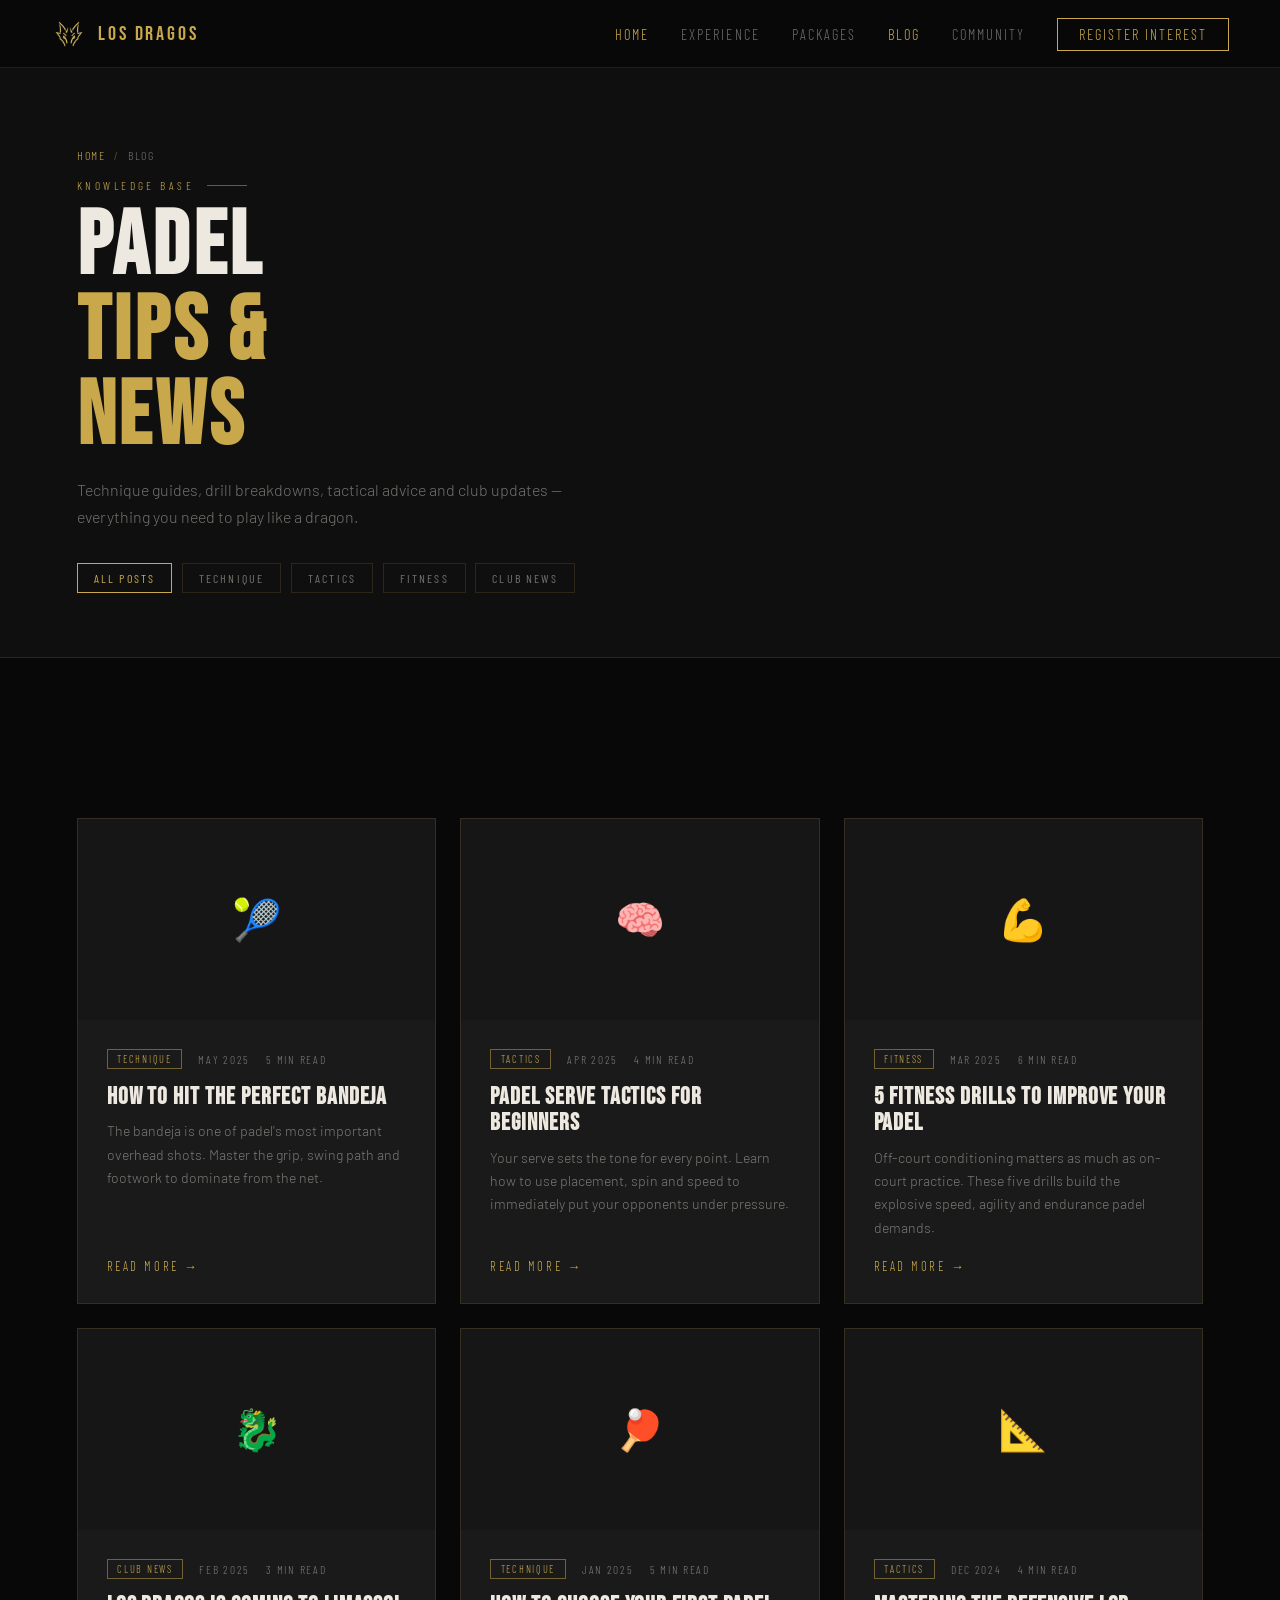
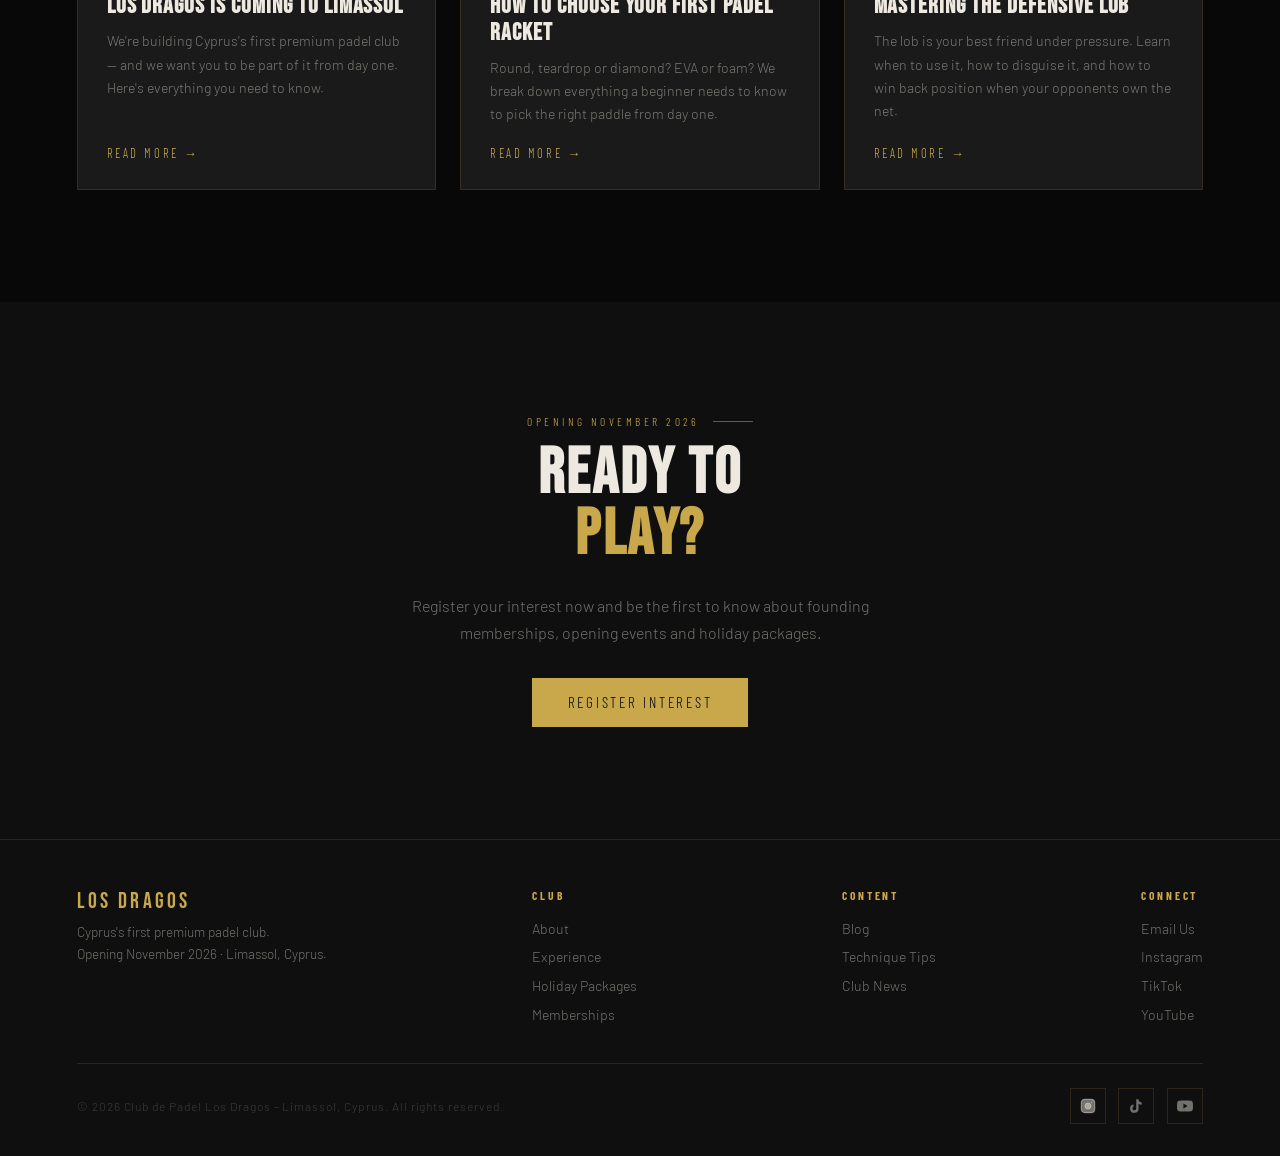
<file: blog/index.html>
<!DOCTYPE html>
<html lang="en">
<head>
  <meta charset="UTF-8" />
  <meta name="viewport" content="width=device-width, initial-scale=1.0" />
  <title>Padel Tips & Club News | Los Dragos Padel Club Blog</title>
  <meta name="description" content="Improve your padel game with technique guides, drill breakdowns and club news from Los Dragos Padel Club, Limassol, Cyprus." />
  <meta name="robots" content="index, follow" />
  <link rel="canonical" href="https://losdragos.club/blog/" />
  <meta property="og:title" content="Padel Tips & Club News | Los Dragos Blog" />
  <meta property="og:description" content="Technique guides, drill breakdowns and club updates from Los Dragos Padel Club." />
  <meta property="og:url" content="https://losdragos.club/blog/" />
  <script type="application/ld+json">
  {
    "@context":"https://schema.org",
    "@type":"Blog",
    "name":"Los Dragos Padel Blog",
    "description":"Padel technique tips, drill guides and club news from Los Dragos Padel Club, Limassol.",
    "url":"https://losdragos.club/blog/",
    "publisher":{"@type":"Organization","name":"Los Dragos Padel Club","url":"https://losdragos.club"}
  }
  </script>

  <!-- Google Analytics placeholder — replace G-XXXXXXXXXX when ready
  <script async src="https://www.googletagmanager.com/gtag/js?id=G-XXXXXXXXXX"></script>
  <script>window.dataLayer=window.dataLayer||[];function gtag(){dataLayer.push(arguments);}gtag('js',new Date());gtag('config','G-XXXXXXXXXX');</script>
  -->

  <link rel="preconnect" href="https://fonts.googleapis.com" />
  <link href="https://fonts.googleapis.com/css2?family=Bebas+Neue&family=Barlow+Condensed:wght@300;400;600&family=Barlow:wght@300;400;600&display=swap" rel="stylesheet" />
  <link rel="stylesheet" href="/css/global.css" />
  <style>
    .blog-grid { display: grid; grid-template-columns: repeat(3, 1fr); gap: 1.5rem; margin-top: 3rem; }
    .filter-bar { display: flex; gap: .6rem; flex-wrap: wrap; margin-top: 2rem; }
    .filter-btn {
      font-family: var(--ff-cond); font-size: .75rem; letter-spacing: .18em;
      text-transform: uppercase; padding: .45rem 1rem;
      border: 1px solid var(--border); background: transparent; color: var(--muted);
      cursor: pointer; transition: all .2s;
    }
    .filter-btn:hover, .filter-btn.active { border-color: var(--gold); color: var(--gold); }
    .blog-placeholder {
      aspect-ratio: 16/9; background: var(--mid);
      display: flex; align-items: center; justify-content: center;
      font-size: 2.5rem;
    }
    @media(max-width:900px){ .blog-grid{ grid-template-columns:1fr; } }
    @media(max-width:600px){ .blog-grid{ grid-template-columns:1fr; } }
  </style>
</head>
<body>

<nav id="site-nav" aria-label="Main navigation">
  <div class="nav-logo">
    <a href="/index.html" aria-label="Los Dragos Home"><img src="/images/logo-gold.png" alt="Los Dragos" width="36" height="36" /></a>
    <a href="/index.html" class="nav-brand">LOS DRAGOS</a>
  </div>
  <input type="checkbox" id="nav-chk" aria-hidden="true" />
  <label for="nav-chk" class="hamburger" aria-label="Toggle navigation"><span></span><span></span><span></span></label>
  <ul class="nav-links" role="list">
    <li><a href="/index.html">Home</a></li>
    <li><a href="/index.html#experience">Experience</a></li>
    <li><a href="/index.html#packages">Packages</a></li>
    <li><a href="/blog/" class="active">Blog</a></li>
    <li><a href="/index.html#community">Community</a></li>
    <li><a href="/index.html#contact" class="nav-cta">Register Interest</a></li>
  </ul>
</nav>

<!-- PAGE HERO -->
<div class="page-hero">
  <div class="inner">
    <div class="breadcrumb"><a href="/index.html">Home</a><span class="breadcrumb-sep">/</span><span>Blog</span></div>
    <div class="section-tag">Knowledge Base</div>
    <h1 style="font-size:clamp(3rem,7vw,6rem);">PADEL<br/><span class="gold">TIPS &amp;<br/>NEWS</span></h1>
    <p style="color:var(--muted);max-width:500px;line-height:1.7;margin-top:1rem;">
      Technique guides, drill breakdowns, tactical advice and club updates — everything you need to play like a dragon.
    </p>
    <!-- Filter buttons — JS filters by data-category -->
    <div class="filter-bar" role="group" aria-label="Filter posts by category">
      <button class="filter-btn active" data-filter="all">All Posts</button>
      <button class="filter-btn" data-filter="technique">Technique</button>
      <button class="filter-btn" data-filter="tactics">Tactics</button>
      <button class="filter-btn" data-filter="fitness">Fitness</button>
      <button class="filter-btn" data-filter="news">Club News</button>
    </div>
  </div>
</div>

<!-- BLOG GRID -->
<!-- 
     HOW TO ADD A NEW BLOG POST:
     1. Duplicate one article block below
     2. Update: data-category, href, title, date, read time, excerpt
     3. Add a matching post file in /blog/posts/your-post-slug.html
     4. For a real image replace the emoji div with an img tag
-->
<section class="section" aria-labelledby="blog-heading">
  <div class="inner">
    <h2 id="blog-heading" class="sr-only">Blog Posts</h2>
    <div class="blog-grid" id="blog-grid">

      <!-- ARTICLE: Bandeja technique -->
      <article class="blog-card reveal" data-category="technique">
        <a href="/blog/posts/how-to-hit-the-perfect-bandeja.html">
          <div class="blog-placeholder">🎾</div>
        </a>
        <div class="blog-card-body">
          <div class="blog-meta">
            <span class="blog-category">Technique</span>
            <span>May 2025</span>
            <span>5 min read</span>
          </div>
          <a href="/blog/posts/how-to-hit-the-perfect-bandeja.html"><h3>How to Hit the Perfect Bandeja</h3></a>
          <p>The bandeja is one of padel's most important overhead shots. Master the grip, swing path and footwork to dominate from the net.</p>
          <div class="blog-read-more">Read More →</div>
        </div>
      </article>

      <!-- ARTICLE: Serve tactics -->
      <article class="blog-card reveal" data-category="tactics">
        <a href="/blog/posts/padel-serve-tactics-for-beginners.html">
          <div class="blog-placeholder">🧠</div>
        </a>
        <div class="blog-card-body">
          <div class="blog-meta">
            <span class="blog-category">Tactics</span>
            <span>Apr 2025</span>
            <span>4 min read</span>
          </div>
          <a href="/blog/posts/padel-serve-tactics-for-beginners.html"><h3>Padel Serve Tactics for Beginners</h3></a>
          <p>Your serve sets the tone for every point. Learn how to use placement, spin and speed to immediately put your opponents under pressure.</p>
          <div class="blog-read-more">Read More →</div>
        </div>
      </article>

      <!-- ARTICLE: Fitness -->
      <article class="blog-card reveal" data-category="fitness">
        <a href="/blog/posts/5-fitness-drills-to-improve-your-padel.html">
          <div class="blog-placeholder">💪</div>
        </a>
        <div class="blog-card-body">
          <div class="blog-meta">
            <span class="blog-category">Fitness</span>
            <span>Mar 2025</span>
            <span>6 min read</span>
          </div>
          <a href="/blog/posts/5-fitness-drills-to-improve-your-padel.html"><h3>5 Fitness Drills to Improve Your Padel</h3></a>
          <p>Off-court conditioning matters as much as on-court practice. These five drills build the explosive speed, agility and endurance padel demands.</p>
          <div class="blog-read-more">Read More →</div>
        </div>
      </article>

      <!-- ARTICLE: Club news -->
      <article class="blog-card reveal" data-category="news">
        <a href="/blog/posts/los-dragos-coming-to-limassol.html">
          <div class="blog-placeholder">🐉</div>
        </a>
        <div class="blog-card-body">
          <div class="blog-meta">
            <span class="blog-category">Club News</span>
            <span>Feb 2025</span>
            <span>3 min read</span>
          </div>
          <a href="/blog/posts/los-dragos-coming-to-limassol.html"><h3>Los Dragos Is Coming to Limassol</h3></a>
          <p>We're building Cyprus's first premium padel club — and we want you to be part of it from day one. Here's everything you need to know.</p>
          <div class="blog-read-more">Read More →</div>
        </div>
      </article>

      <!-- ARTICLE: Choosing a paddle -->
      <article class="blog-card reveal" data-category="technique">
        <a href="/blog/posts/how-to-choose-your-first-padel-racket.html">
          <div class="blog-placeholder">🏓</div>
        </a>
        <div class="blog-card-body">
          <div class="blog-meta">
            <span class="blog-category">Technique</span>
            <span>Jan 2025</span>
            <span>5 min read</span>
          </div>
          <a href="/blog/posts/how-to-choose-your-first-padel-racket.html"><h3>How to Choose Your First Padel Racket</h3></a>
          <p>Round, teardrop or diamond? EVA or foam? We break down everything a beginner needs to know to pick the right paddle from day one.</p>
          <div class="blog-read-more">Read More →</div>
        </div>
      </article>

      <!-- ARTICLE: Lob -->
      <article class="blog-card reveal" data-category="tactics">
        <a href="/blog/posts/mastering-the-defensive-lob.html">
          <div class="blog-placeholder">📐</div>
        </a>
        <div class="blog-card-body">
          <div class="blog-meta">
            <span class="blog-category">Tactics</span>
            <span>Dec 2024</span>
            <span>4 min read</span>
          </div>
          <a href="/blog/posts/mastering-the-defensive-lob.html"><h3>Mastering the Defensive Lob</h3></a>
          <p>The lob is your best friend under pressure. Learn when to use it, how to disguise it, and how to win back position when your opponents own the net.</p>
          <div class="blog-read-more">Read More →</div>
        </div>
      </article>

    </div><!-- /blog-grid -->
  </div>
</section>

<!-- CTA STRIP -->
<div class="section dark-bg" style="text-align:center;">
  <div class="inner">
    <div class="section-tag" style="justify-content:center;margin-bottom:1rem;">Opening November 2026</div>
    <h2>READY TO<br/><span class="gold">PLAY?</span></h2>
    <p style="color:var(--muted);max-width:460px;margin:1rem auto 2rem;line-height:1.7;">Register your interest now and be the first to know about founding memberships, opening events and holiday packages.</p>
    <a href="/index.html#contact" class="btn btn-gold">Register Interest</a>
  </div>
</div>

<footer id="site-footer">
  <div class="footer-top">
    <div class="footer-brand">
      <span style="font-family:'Bebas Neue',sans-serif;font-size:1.4rem;letter-spacing:.14em;color:#C9A84C;">LOS DRAGOS</span>
      <p>Cyprus's first premium padel club.<br/>Opening November 2026 · Limassol, Cyprus.</p>
    </div>
    <div class="footer-col"><h4>Club</h4><ul><li><a href="/index.html#vision">About</a></li><li><a href="/index.html#experience">Experience</a></li><li><a href="/index.html#packages">Holiday Packages</a></li><li><a href="/index.html#contact">Memberships</a></li></ul></div>
    <div class="footer-col"><h4>Content</h4><ul><li><a href="/blog/">Blog</a></li><li><a href="/blog/#technique">Technique Tips</a></li><li><a href="/blog/#news">Club News</a></li></ul></div>
    <div class="footer-col"><h4>Connect</h4><ul><li><a href="mailto:losdragospadel@gmail.com">Email Us</a></li><li><a href="https://www.instagram.com/losdragospadel" target="_blank" rel="noopener noreferrer">Instagram</a></li><li><a href="https://www.tiktok.com/@losdragospadel" target="_blank" rel="noopener noreferrer">TikTok</a></li><li><a href="https://www.youtube.com/@losdragospadel" target="_blank" rel="noopener noreferrer">YouTube</a></li></ul></div>
  </div>
  <div class="footer-bottom">
    <p class="footer-copy">© 2026 Club de Padel Los Dragos – Limassol, Cyprus. All rights reserved.</p>
    <div class="footer-socials" aria-label="Social media links">
      <a href="https://www.instagram.com/losdragospadel" target="_blank" rel="noopener noreferrer" aria-label="Instagram"><svg viewBox="0 0 24 24" fill="none"><rect x="2" y="2" width="20" height="20" rx="5" stroke="currentColor" stroke-width="1.8"/><circle cx="12" cy="12" r="4.5" stroke="currentColor" stroke-width="1.5"/><circle cx="17.5" cy="6.5" r="1.2" fill="currentColor"/></svg></a>
      <a href="https://www.tiktok.com/@losdragospadel" target="_blank" rel="noopener noreferrer" aria-label="TikTok"><svg viewBox="0 0 24 24" fill="currentColor"><path d="M19.59 6.69a4.83 4.83 0 0 1-3.77-4.25V2h-3.45v13.67a2.89 2.89 0 1 1-4.17-2.6V9.6a6.34 6.34 0 1 0 7.62 6.07V8.69a8.18 8.18 0 0 0 4.78 1.52V6.73a4.85 4.85 0 0 1-1.01-.04z"/></svg></a>
      <a href="https://www.youtube.com/@losdragospadel" target="_blank" rel="noopener noreferrer" aria-label="YouTube"><svg viewBox="0 0 24 24" fill="currentColor"><path d="M23.5 6.2a3 3 0 0 0-2.1-2.1C19.5 3.6 12 3.6 12 3.6s-7.5 0-9.4.5A3 3 0 0 0 .5 6.2C0 8.1 0 12 0 12s0 3.9.5 5.8a3 3 0 0 0 2.1 2.1c1.9.5 9.4.5 9.4.5s7.5 0 9.4-.5a3 3 0 0 0 2.1-2.1C24 15.9 24 12 24 12s0-3.9-.5-5.8zM9.6 15.6V8.4l6.3 3.6-6.3 3.6z"/></svg></a>
    </div>
  </div>
</footer>

<script src="/js/main.js"></script>
<script>
  // Close mobile nav on any link click (belt and braces for blog page)
  document.addEventListener('DOMContentLoaded', () => {
    const chk = document.getElementById('nav-chk');
    if (chk) {
      document.querySelectorAll('.nav-links a').forEach(a => {
        a.addEventListener('click', () => { chk.checked = false; });
      });
    }
  });

  // Blog category filter
  document.querySelectorAll('.filter-btn').forEach(btn => {
    btn.addEventListener('click', () => {
      document.querySelectorAll('.filter-btn').forEach(b => b.classList.remove('active'));
      btn.classList.add('active');
      const filter = btn.dataset.filter;
      document.querySelectorAll('#blog-grid article').forEach(card => {
        const show = filter === 'all' || card.dataset.category === filter;
        card.style.display = show ? 'flex' : 'none';
        card.style.flexDirection = show ? 'column' : '';
      });
    });
  });
</script>
</body>
</html>
</file>
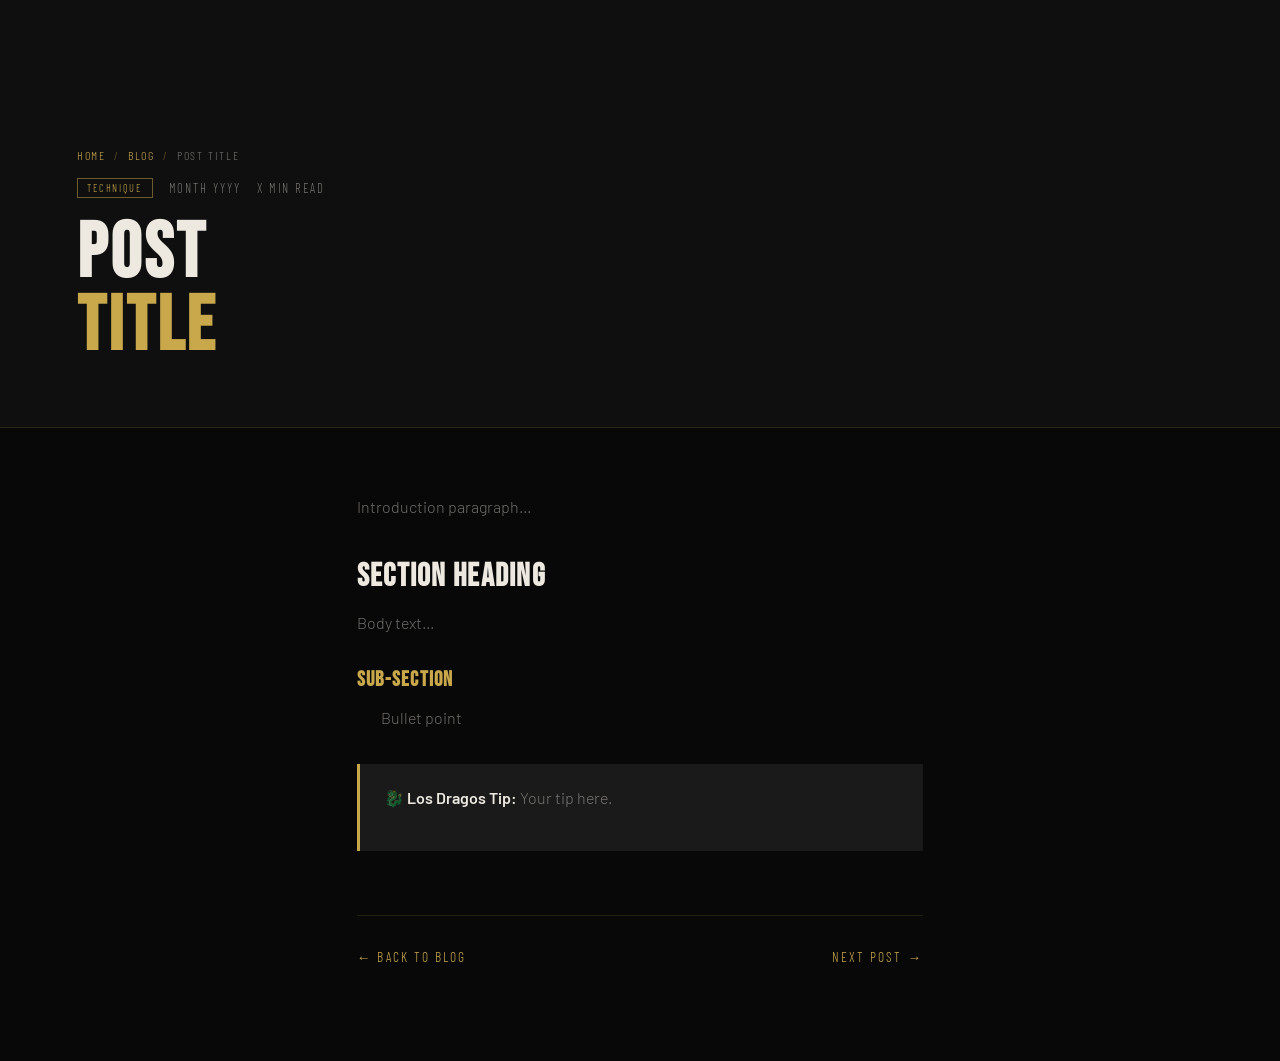
<file: _post-template.html>
<!DOCTYPE html>
<html lang="en">
<head>
  <meta charset="UTF-8" />
  <meta name="viewport" content="width=device-width, initial-scale=1.0" />
  <!-- ✏️ UPDATE: title, description, canonical URL, datePublished -->
  <title>POST TITLE | Los Dragos Padel Blog</title>
  <meta name="description" content="POST DESCRIPTION — 150 chars max." />
  <meta name="robots" content="index, follow" />
  <link rel="canonical" href="https://losdragos.club/blog/posts/YOUR-SLUG.html" />
  <script type="application/ld+json">
  {
    "@context":"https://schema.org","@type":"Article",
    "headline":"POST TITLE",
    "description":"POST DESCRIPTION",
    "author":{"@type":"Organization","name":"Los Dragos Padel Club"},
    "publisher":{"@type":"Organization","name":"Los Dragos Padel Club","url":"https://losdragos.club"},
    "datePublished":"YYYY-MM-DD",
    "url":"https://losdragos.club/blog/posts/YOUR-SLUG.html"
  }
  </script>
  <!-- Google Analytics placeholder
  <script async src="https://www.googletagmanager.com/gtag/js?id=G-XXXXXXXXXX"></script>
  <script>window.dataLayer=window.dataLayer||[];function gtag(){dataLayer.push(arguments);}gtag('js',new Date());gtag('config','G-XXXXXXXXXX');</script>
  -->
  <link rel="preconnect" href="https://fonts.googleapis.com" />
  <link href="https://fonts.googleapis.com/css2?family=Bebas+Neue&family=Barlow+Condensed:wght@300;400;600&family=Barlow:wght@300;400;600&display=swap" rel="stylesheet" />
  <link rel="stylesheet" href="/css/global.css" />
  <style>
    .post-body { max-width: 720px; margin: 0 auto; padding: 4rem 6vw 6rem; }
    .post-body h2 { font-size: 2rem; margin: 2.5rem 0 1rem; }
    .post-body h3 { font-size: 1.3rem; color: var(--gold); margin: 2rem 0 .8rem; letter-spacing:.06em; }
    .post-body p  { color: var(--muted); line-height: 1.85; margin-bottom: 1.2rem; }
    .post-body ul { color: var(--muted); line-height: 1.85; margin: 0 0 1.2rem 1.5rem; }
    .post-body ul li { margin-bottom: .5rem; }
    .post-body strong { color: var(--text); font-weight: 600; }
    .tip-box { border-left: 3px solid var(--gold); background: var(--card); padding: 1.2rem 1.5rem; margin: 2rem 0; }
    .post-nav { display: flex; justify-content: space-between; flex-wrap: wrap; gap: 1rem; margin-top: 4rem; padding-top: 2rem; border-top: 1px solid var(--border); }
    .post-nav a { font-family: var(--ff-cond); font-size: .85rem; letter-spacing: .15em; color: var(--gold); text-transform: uppercase; }
  </style>
</head>
<body>

<!-- COPY NAV FROM ANY OTHER PAGE -->

<div class="page-hero">
  <div class="inner">
    <div class="breadcrumb">
      <a href="/index.html">Home</a><span class="breadcrumb-sep">/</span>
      <a href="/blog/">Blog</a><span class="breadcrumb-sep">/</span>
      <span>POST TITLE</span>
    </div>
    <div class="blog-meta" style="margin-bottom:1.2rem;">
      <!-- ✏️ UPDATE category, date, read time -->
      <span class="blog-category">Technique</span>
      <span style="color:var(--muted);font-family:var(--ff-cond);font-size:.8rem;letter-spacing:.15em;">Month YYYY</span>
      <span style="color:var(--muted);font-family:var(--ff-cond);font-size:.8rem;letter-spacing:.15em;">X min read</span>
    </div>
    <!-- ✏️ UPDATE heading -->
    <h1 style="font-size:clamp(2.5rem,6vw,5rem);">POST<br/><span class="gold">TITLE</span></h1>
  </div>
</div>

<main class="post-body" id="main-content">
  <!-- ✏️ WRITE YOUR POST CONTENT HERE -->
  <p>Introduction paragraph...</p>

  <h2>Section Heading</h2>
  <p>Body text...</p>

  <h3>Sub-section</h3>
  <ul>
    <li>Bullet point</li>
  </ul>

  <div class="tip-box">
    <p>🐉 <strong>Los Dragos Tip:</strong> Your tip here.</p>
  </div>

  <div class="post-nav">
    <a href="/blog/">← Back to Blog</a>
    <!-- ✏️ UPDATE next post link -->
    <a href="/blog/posts/next-post.html">Next Post →</a>
  </div>
</main>

<!-- COPY FOOTER + SCRIPT FROM ANY OTHER PAGE -->

</body>
</html>
</file>
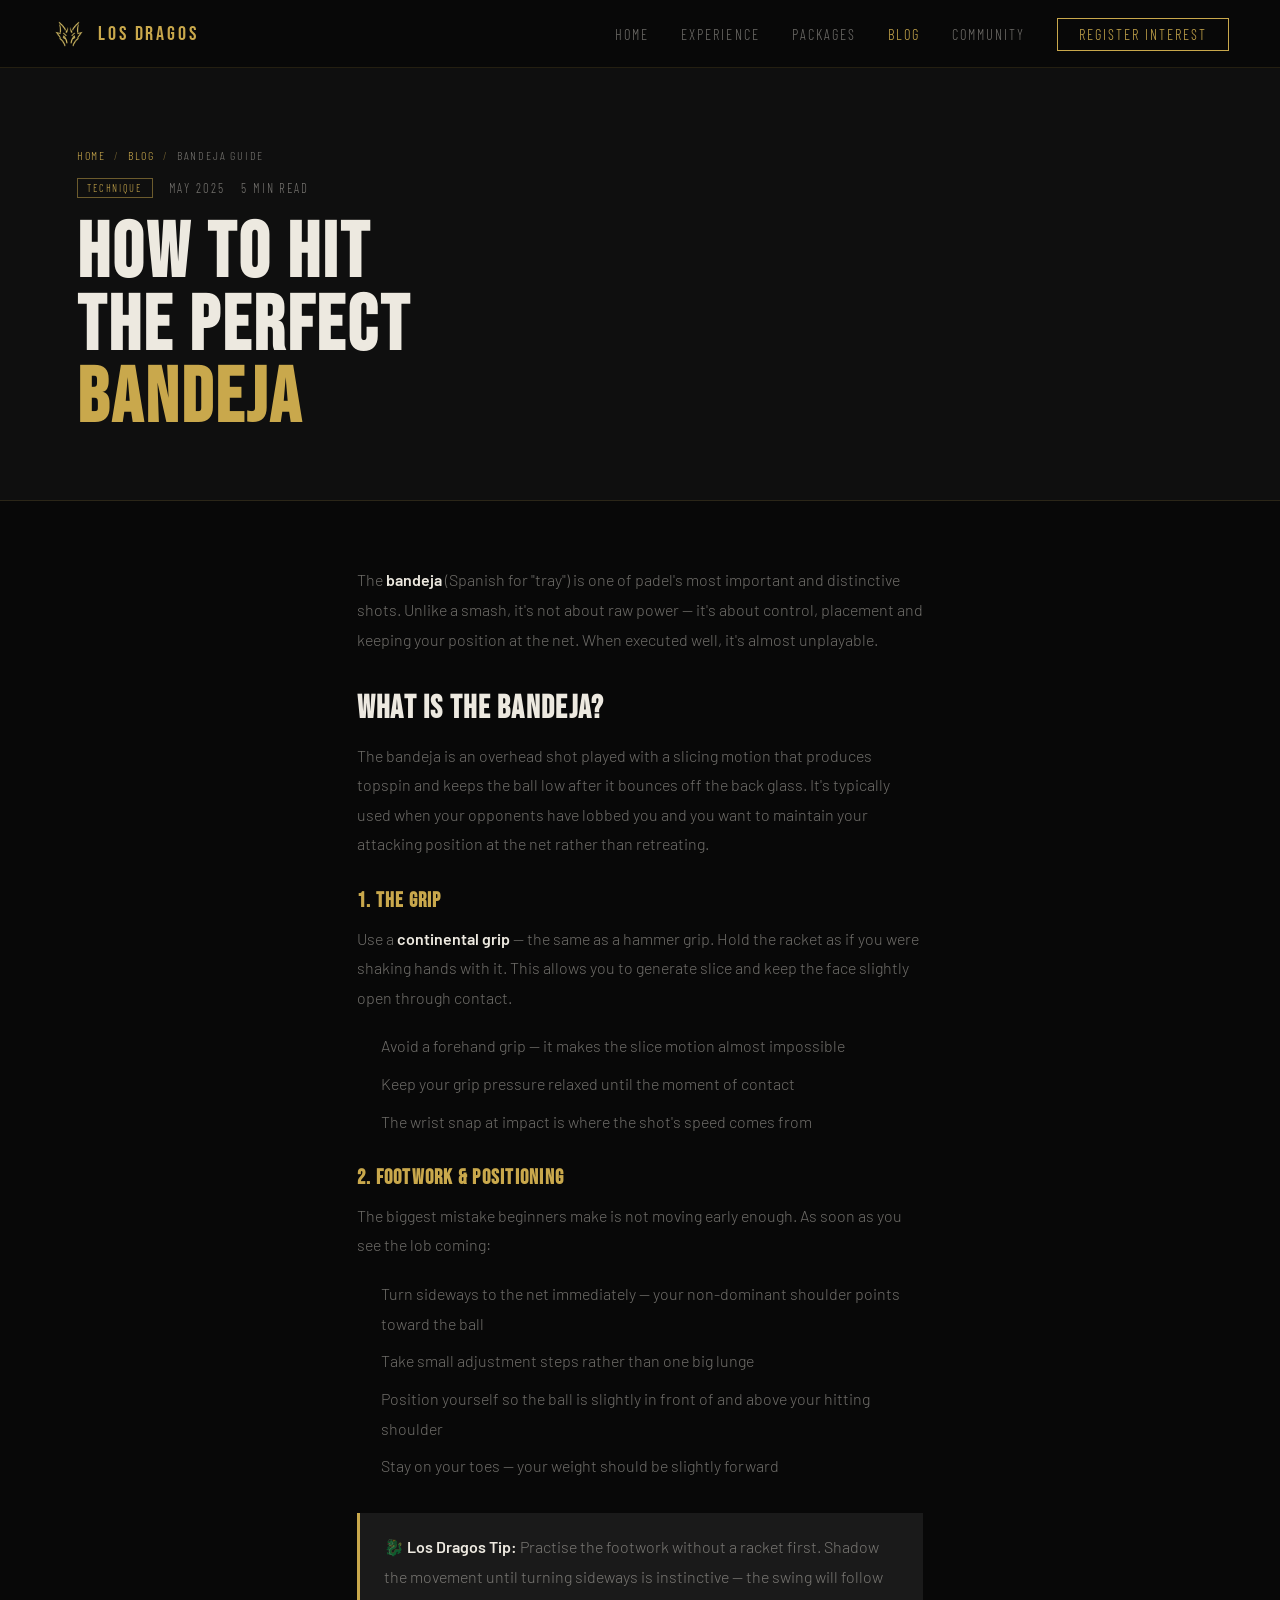
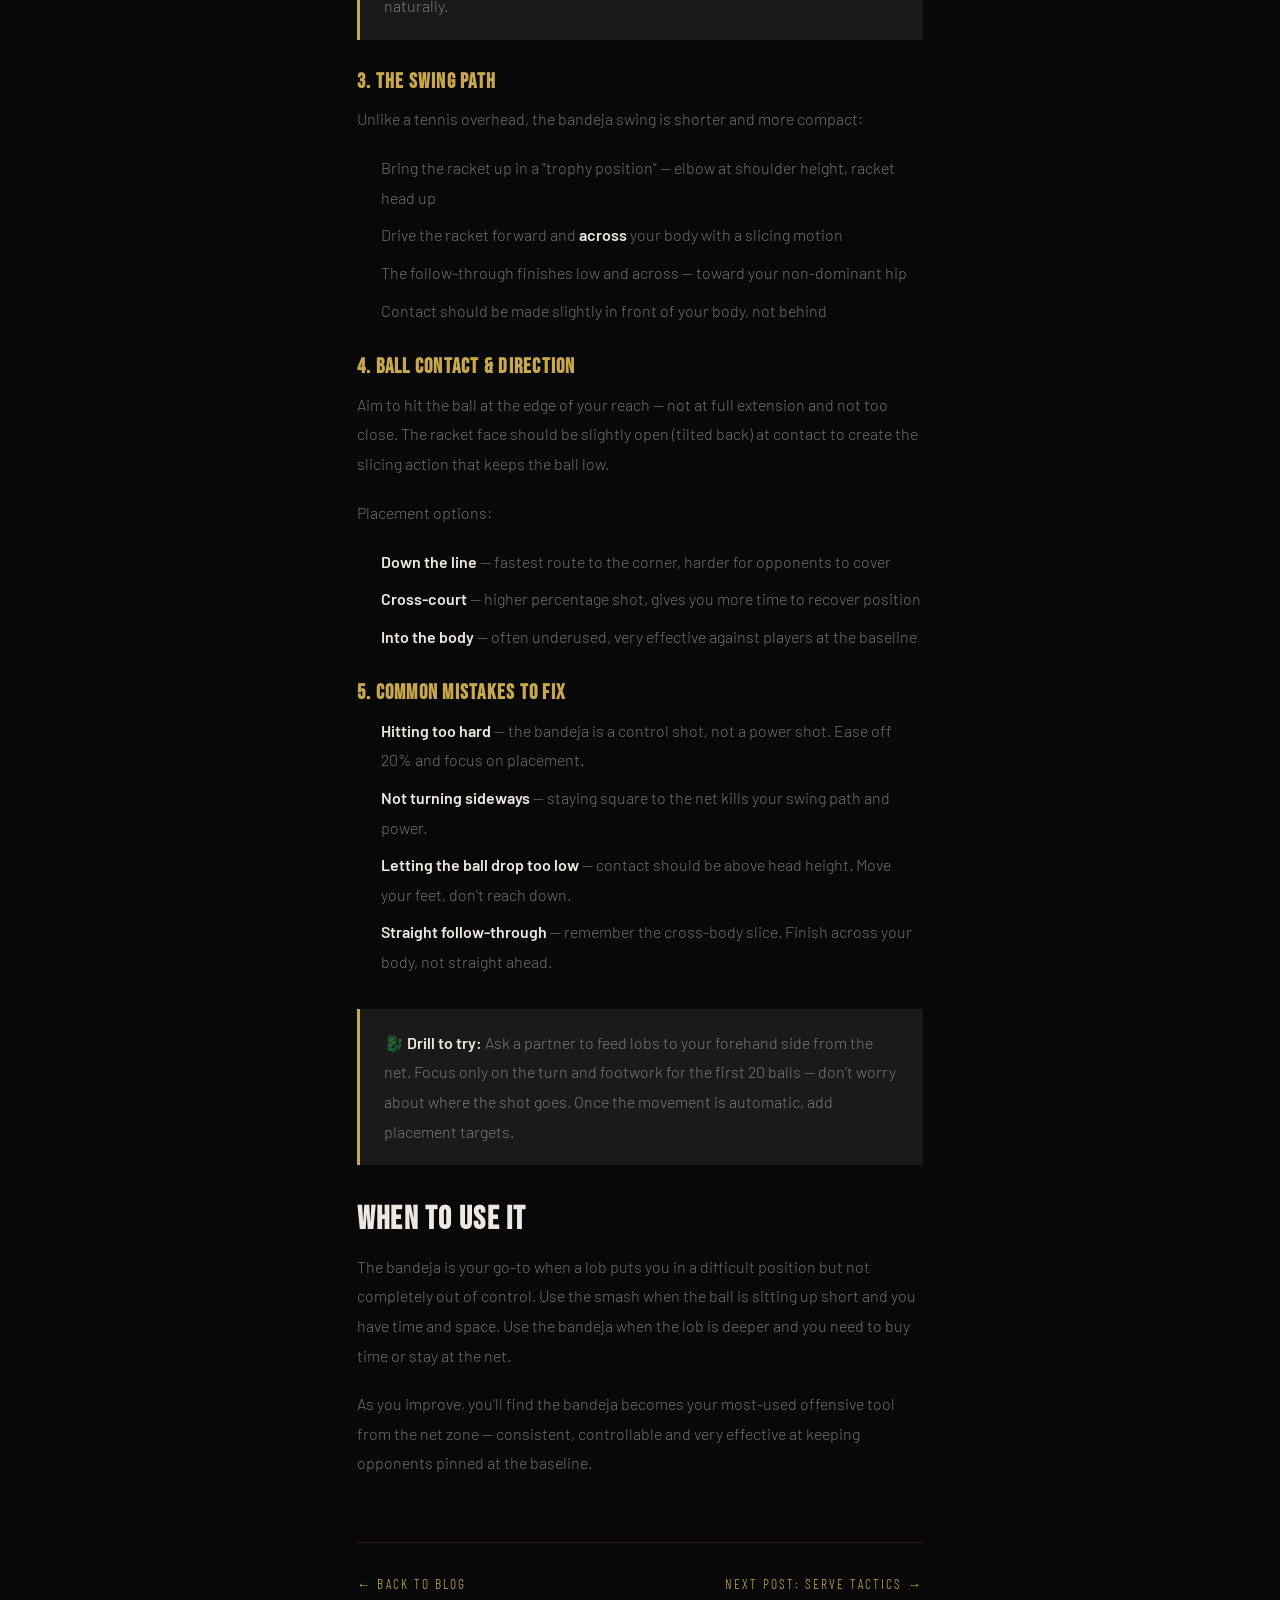
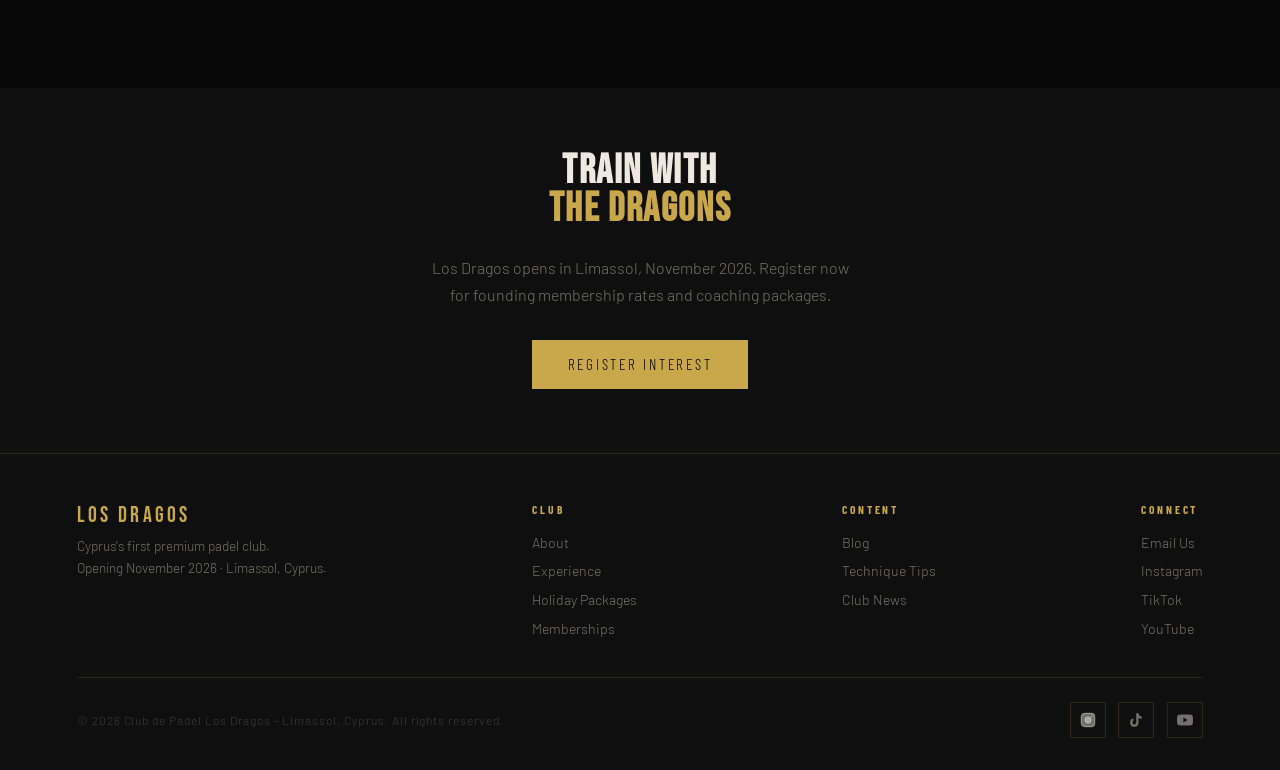
<file: how-to-hit-the-perfect-bandeja.html>
<!DOCTYPE html>
<html lang="en">
<head>
  <meta charset="UTF-8" />
  <meta name="viewport" content="width=device-width, initial-scale=1.0" />
  <title>How to Hit the Perfect Bandeja | Los Dragos Padel Blog</title>
  <meta name="description" content="Master the bandeja — padel's signature overhead shot. Step-by-step guide to grip, swing path, footwork and placement from Los Dragos Padel Club." />
  <meta name="robots" content="index, follow" />
  <link rel="canonical" href="https://losdragos.club/blog/posts/how-to-hit-the-perfect-bandeja.html" />
  <script type="application/ld+json">
  {
    "@context":"https://schema.org","@type":"Article",
    "headline":"How to Hit the Perfect Bandeja",
    "description":"Master the bandeja — padel's signature overhead shot.",
    "author":{"@type":"Organization","name":"Los Dragos Padel Club"},
    "publisher":{"@type":"Organization","name":"Los Dragos Padel Club","url":"https://losdragos.club"},
    "datePublished":"2025-05-01",
    "url":"https://losdragos.club/blog/posts/how-to-hit-the-perfect-bandeja.html"
  }
  </script>
  <!-- Google Analytics placeholder
  <script async src="https://www.googletagmanager.com/gtag/js?id=G-XXXXXXXXXX"></script>
  <script>window.dataLayer=window.dataLayer||[];function gtag(){dataLayer.push(arguments);}gtag('js',new Date());gtag('config','G-XXXXXXXXXX');</script>
  -->
  <link rel="preconnect" href="https://fonts.googleapis.com" />
  <link href="https://fonts.googleapis.com/css2?family=Bebas+Neue&family=Barlow+Condensed:wght@300;400;600&family=Barlow:wght@300;400;600&display=swap" rel="stylesheet" />
  <link rel="stylesheet" href="/css/global.css" />
  <style>
    .post-body { max-width: 720px; margin: 0 auto; padding: 4rem 6vw 6rem; }
    .post-body h2 { font-size: 2rem; margin: 2.5rem 0 1rem; }
    .post-body h3 { font-size: 1.3rem; color: var(--gold); margin: 2rem 0 .8rem; letter-spacing:.06em; }
    .post-body p  { color: var(--muted); line-height: 1.85; margin-bottom: 1.2rem; font-size: 1rem; }
    .post-body ul { color: var(--muted); line-height: 1.85; margin: 0 0 1.2rem 1.5rem; }
    .post-body ul li { margin-bottom: .5rem; }
    .post-body strong { color: var(--text); font-weight: 600; }
    .tip-box { border-left: 3px solid var(--gold); background: var(--card); padding: 1.2rem 1.5rem; margin: 2rem 0; border-radius: 0; }
    .tip-box p { margin: 0; }
    .post-nav { display: flex; justify-content: space-between; flex-wrap: wrap; gap: 1rem; margin-top: 4rem; padding-top: 2rem; border-top: 1px solid var(--border); }
    .post-nav a { font-family: var(--ff-cond); font-size: .85rem; letter-spacing: .15em; color: var(--gold); text-transform: uppercase; }
  </style>
</head>
<body>

<nav id="site-nav" aria-label="Main navigation">
  <div class="nav-logo">
    <a href="/index.html"><img src="/images/logo-gold.png" alt="Los Dragos" width="36" height="36" /></a>
    <a href="/index.html" class="nav-brand">LOS DRAGOS</a>
  </div>
  <input type="checkbox" id="nav-chk" aria-hidden="true" />
  <label for="nav-chk" class="hamburger" aria-label="Toggle navigation"><span></span><span></span><span></span></label>
  <ul class="nav-links" role="list">
    <li><a href="/index.html">Home</a></li>
    <li><a href="/index.html#experience">Experience</a></li>
    <li><a href="/index.html#packages">Packages</a></li>
    <li><a href="/blog/" class="active">Blog</a></li>
    <li><a href="/index.html#community">Community</a></li>
    <li><a href="/index.html#contact" class="nav-cta">Register Interest</a></li>
  </ul>
</nav>

<div class="page-hero">
  <div class="inner">
    <div class="breadcrumb">
      <a href="/index.html">Home</a><span class="breadcrumb-sep">/</span>
      <a href="/blog/">Blog</a><span class="breadcrumb-sep">/</span>
      <span>Bandeja Guide</span>
    </div>
    <div class="blog-meta" style="margin-bottom:1.2rem;">
      <span class="blog-category">Technique</span>
      <span style="color:var(--muted);font-family:var(--ff-cond);font-size:.8rem;letter-spacing:.15em;">May 2025</span>
      <span style="color:var(--muted);font-family:var(--ff-cond);font-size:.8rem;letter-spacing:.15em;">5 min read</span>
    </div>
    <h1 style="font-size:clamp(2.5rem,6vw,5rem);">HOW TO HIT<br/>THE PERFECT<br/><span class="gold">BANDEJA</span></h1>
  </div>
</div>

<main class="post-body" id="main-content">
  <p>The <strong>bandeja</strong> (Spanish for "tray") is one of padel's most important and distinctive shots. Unlike a smash, it's not about raw power — it's about control, placement and keeping your position at the net. When executed well, it's almost unplayable.</p>

  <h2>What Is the Bandeja?</h2>
  <p>The bandeja is an overhead shot played with a slicing motion that produces topspin and keeps the ball low after it bounces off the back glass. It's typically used when your opponents have lobbed you and you want to maintain your attacking position at the net rather than retreating.</p>

  <h3>1. The Grip</h3>
  <p>Use a <strong>continental grip</strong> — the same as a hammer grip. Hold the racket as if you were shaking hands with it. This allows you to generate slice and keep the face slightly open through contact.</p>
  <ul>
    <li>Avoid a forehand grip — it makes the slice motion almost impossible</li>
    <li>Keep your grip pressure relaxed until the moment of contact</li>
    <li>The wrist snap at impact is where the shot's speed comes from</li>
  </ul>

  <h3>2. Footwork &amp; Positioning</h3>
  <p>The biggest mistake beginners make is not moving early enough. As soon as you see the lob coming:</p>
  <ul>
    <li>Turn sideways to the net immediately — your non-dominant shoulder points toward the ball</li>
    <li>Take small adjustment steps rather than one big lunge</li>
    <li>Position yourself so the ball is slightly in front of and above your hitting shoulder</li>
    <li>Stay on your toes — your weight should be slightly forward</li>
  </ul>

  <div class="tip-box">
    <p>🐉 <strong>Los Dragos Tip:</strong> Practise the footwork without a racket first. Shadow the movement until turning sideways is instinctive — the swing will follow naturally.</p>
  </div>

  <h3>3. The Swing Path</h3>
  <p>Unlike a tennis overhead, the bandeja swing is shorter and more compact:</p>
  <ul>
    <li>Bring the racket up in a "trophy position" — elbow at shoulder height, racket head up</li>
    <li>Drive the racket forward and <strong>across</strong> your body with a slicing motion</li>
    <li>The follow-through finishes low and across — toward your non-dominant hip</li>
    <li>Contact should be made slightly in front of your body, not behind</li>
  </ul>

  <h3>4. Ball Contact &amp; Direction</h3>
  <p>Aim to hit the ball at the edge of your reach — not at full extension and not too close. The racket face should be slightly open (tilted back) at contact to create the slicing action that keeps the ball low.</p>
  <p>Placement options:</p>
  <ul>
    <li><strong>Down the line</strong> — fastest route to the corner, harder for opponents to cover</li>
    <li><strong>Cross-court</strong> — higher percentage shot, gives you more time to recover position</li>
    <li><strong>Into the body</strong> — often underused, very effective against players at the baseline</li>
  </ul>

  <h3>5. Common Mistakes to Fix</h3>
  <ul>
    <li><strong>Hitting too hard</strong> — the bandeja is a control shot, not a power shot. Ease off 20% and focus on placement.</li>
    <li><strong>Not turning sideways</strong> — staying square to the net kills your swing path and power.</li>
    <li><strong>Letting the ball drop too low</strong> — contact should be above head height. Move your feet, don't reach down.</li>
    <li><strong>Straight follow-through</strong> — remember the cross-body slice. Finish across your body, not straight ahead.</li>
  </ul>

  <div class="tip-box">
    <p>🐉 <strong>Drill to try:</strong> Ask a partner to feed lobs to your forehand side from the net. Focus only on the turn and footwork for the first 20 balls — don't worry about where the shot goes. Once the movement is automatic, add placement targets.</p>
  </div>

  <h2>When to Use It</h2>
  <p>The bandeja is your go-to when a lob puts you in a difficult position but not completely out of control. Use the smash when the ball is sitting up short and you have time and space. Use the bandeja when the lob is deeper and you need to buy time or stay at the net.</p>
  <p>As you improve, you'll find the bandeja becomes your most-used offensive tool from the net zone — consistent, controllable and very effective at keeping opponents pinned at the baseline.</p>

  <div class="post-nav">
    <a href="/blog/">← Back to Blog</a>
    <a href="/blog/posts/padel-serve-tactics-for-beginners.html">Next Post: Serve Tactics →</a>
  </div>
</main>

<div class="section dark-bg" style="text-align:center;padding:4rem 6vw;">
  <div class="inner">
    <h2 style="font-size:2.5rem;">TRAIN WITH<br/><span class="gold">THE DRAGONS</span></h2>
    <p style="color:var(--muted);max-width:420px;margin:1rem auto 2rem;line-height:1.7;">Los Dragos opens in Limassol, November 2026. Register now for founding membership rates and coaching packages.</p>
    <a href="/index.html#contact" class="btn btn-gold">Register Interest</a>
  </div>
</div>

<footer id="site-footer">
  <div class="footer-top">
    <div class="footer-brand"><span style="font-family:'Bebas Neue',sans-serif;font-size:1.4rem;letter-spacing:.14em;color:#C9A84C;">LOS DRAGOS</span><p>Cyprus's first premium padel club.<br/>Opening November 2026 · Limassol, Cyprus.</p></div>
    <div class="footer-col"><h4>Club</h4><ul><li><a href="/index.html#vision">About</a></li><li><a href="/index.html#experience">Experience</a></li><li><a href="/index.html#packages">Holiday Packages</a></li><li><a href="/index.html#contact">Memberships</a></li></ul></div>
    <div class="footer-col"><h4>Content</h4><ul><li><a href="/blog/">Blog</a></li><li><a href="/blog/#technique">Technique Tips</a></li><li><a href="/blog/#news">Club News</a></li></ul></div>
    <div class="footer-col"><h4>Connect</h4><ul><li><a href="mailto:francescamanuel@hotmail.com">Email Us</a></li><li><a href="https://www.instagram.com/losdragospadel" target="_blank" rel="noopener noreferrer">Instagram</a></li><li><a href="https://www.tiktok.com/@losdragospadel" target="_blank" rel="noopener noreferrer">TikTok</a></li><li><a href="https://www.youtube.com/@losdragospadel" target="_blank" rel="noopener noreferrer">YouTube</a></li></ul></div>
  </div>
  <div class="footer-bottom">
    <p class="footer-copy">© 2026 Club de Padel Los Dragos – Limassol, Cyprus. All rights reserved.</p>
    <div class="footer-socials">
      <a href="https://www.instagram.com/losdragospadel" target="_blank" rel="noopener noreferrer" aria-label="Instagram"><svg viewBox="0 0 24 24" fill="none"><rect x="2" y="2" width="20" height="20" rx="5" stroke="currentColor" stroke-width="1.8"/><circle cx="12" cy="12" r="4.5" stroke="currentColor" stroke-width="1.5"/><circle cx="17.5" cy="6.5" r="1.2" fill="currentColor"/></svg></a>
      <a href="https://www.tiktok.com/@losdragospadel" target="_blank" rel="noopener noreferrer" aria-label="TikTok"><svg viewBox="0 0 24 24" fill="currentColor"><path d="M19.59 6.69a4.83 4.83 0 0 1-3.77-4.25V2h-3.45v13.67a2.89 2.89 0 1 1-4.17-2.6V9.6a6.34 6.34 0 1 0 7.62 6.07V8.69a8.18 8.18 0 0 0 4.78 1.52V6.73a4.85 4.85 0 0 1-1.01-.04z"/></svg></a>
      <a href="https://www.youtube.com/@losdragospadel" target="_blank" rel="noopener noreferrer" aria-label="YouTube"><svg viewBox="0 0 24 24" fill="currentColor"><path d="M23.5 6.2a3 3 0 0 0-2.1-2.1C19.5 3.6 12 3.6 12 3.6s-7.5 0-9.4.5A3 3 0 0 0 .5 6.2C0 8.1 0 12 0 12s0 3.9.5 5.8a3 3 0 0 0 2.1 2.1c1.9.5 9.4.5 9.4.5s7.5 0 9.4-.5a3 3 0 0 0 2.1-2.1C24 15.9 24 12 24 12s0-3.9-.5-5.8zM9.6 15.6V8.4l6.3 3.6-6.3 3.6z"/></svg></a>
    </div>
  </div>
</footer>
<script src="/js/main.js"></script>
</body>
</html>
</file>
<file: css/global.css>
/* ============================================================
   LOS DRAGOS PADEL CLUB — global.css
   Design tokens, resets, typography, shared components.
   Add new sections in their own files; import here if needed.
   ============================================================ */

/* ── Google Fonts ── */
@import url('https://fonts.googleapis.com/css2?family=Bebas+Neue&family=Barlow+Condensed:wght@300;400;600&family=Barlow:wght@300;400;600&display=swap');

/* ── Design Tokens ── */
:root {
  /* Brand colours */
  --gold:        #C9A84C;
  --gold-light:  #e2c46e;
  --gold-dim:    rgba(201, 168, 76, 0.15);
  --gold-glow:   rgba(201, 168, 76, 0.08);

  /* Surfaces */
  --black:  #080808;
  --dark:   #0f0f0f;
  --mid:    #161616;
  --card:   #1a1a1a;

  /* Borders */
  --border:       rgba(201, 168, 76, 0.15);
  --border-hover: rgba(201, 168, 76, 0.5);

  /* Text */
  --text:  #ede9e0;
  --muted: rgba(237, 233, 224, 0.45);

  /* Typography */
  --ff-display: 'Bebas Neue', sans-serif;
  --ff-cond:    'Barlow Condensed', sans-serif;
  --ff-body:    'Barlow', sans-serif;

  /* Spacing scale */
  --space-xs:  0.5rem;
  --space-sm:  1rem;
  --space-md:  2rem;
  --space-lg:  4rem;
  --space-xl:  7rem;

  /* Layout */
  --max-width: 1240px;
  --section-pad: 7rem 6vw;
  --nav-height: 68px;
}

/* ── Reset ── */
*, *::before, *::after { box-sizing: border-box; margin: 0; padding: 0; }
html { scroll-behavior: smooth; font-size: 16px; }
body {
  background: var(--black);
  color: var(--text);
  font-family: var(--ff-body);
  font-weight: 300;
  overflow-x: hidden;
  -webkit-font-smoothing: antialiased;
}
img { display: block; max-width: 100%; height: auto; }
a { color: inherit; text-decoration: none; }
ul { list-style: none; }
button { cursor: pointer; font-family: inherit; }

/* ── Utility ── */
.inner        { max-width: var(--max-width); margin: 0 auto; }
.section      { padding: var(--section-pad); }
.dark-bg      { background: var(--dark); }
.gold         { color: var(--gold); }
.muted        { color: var(--muted); }
.text-center  { text-align: center; }
.sr-only      { position: absolute; width: 1px; height: 1px; overflow: hidden; clip: rect(0,0,0,0); }

/* ── Section labels ── */
.section-tag {
  font-family: var(--ff-cond);
  font-size: 0.72rem;
  letter-spacing: 0.3em;
  color: var(--gold);
  text-transform: uppercase;
  margin-bottom: 0.9rem;
  display: flex;
  align-items: center;
  gap: 0.8rem;
}
.section-tag::after {
  content: '';
  display: block;
  width: 40px;
  height: 1px;
  background: var(--border-hover);
}

/* ── Headings ── */
h1, h2, h3 { line-height: 0.95; letter-spacing: 0.04em; }
h1 {
  font-family: var(--ff-display);
  font-size: clamp(4rem, 9vw, 9rem);
}
h2 {
  font-family: var(--ff-display);
  font-size: clamp(2.4rem, 5vw, 4.8rem);
  margin-bottom: 1.6rem;
}
h3 {
  font-family: var(--ff-display);
  font-size: 1.6rem;
  letter-spacing: 0.06em;
  color: var(--gold);
  margin-bottom: 0.7rem;
}
.body-text {
  font-size: 1rem;
  line-height: 1.85;
  color: var(--muted);
  max-width: 560px;
}

/* ── Buttons ── */
.btn {
  font-family: var(--ff-cond);
  font-size: 0.95rem;
  letter-spacing: 0.18em;
  text-transform: uppercase;
  padding: 0.9rem 2.2rem;
  display: inline-flex;
  align-items: center;
  gap: 0.5rem;
  transition: all 0.2s;
  border: 1px solid transparent;
}
.btn-gold    { background: var(--gold); color: var(--black); border-color: var(--gold); }
.btn-gold:hover { background: transparent; color: var(--gold); }
.btn-outline { background: transparent; color: var(--text); border-color: rgba(237,233,224,0.25); }
.btn-outline:hover { border-color: var(--gold); color: var(--gold); }
.btn-full    { width: 100%; justify-content: center; }

/* ── Cards ── */
.card {
  background: var(--card);
  border: 1px solid var(--border);
  transition: border-color 0.2s;
}
.card:hover { border-color: var(--border-hover); }

/* ── Divider grid lines ── */
.grid-divided {
  display: grid;
  gap: 1.5px;
  background: var(--border);
  border: 1px solid var(--border);
}

/* ── Form elements ── */
.form-group { display: flex; flex-direction: column; gap: 0.4rem; }
.form-label {
  font-family: var(--ff-cond);
  font-size: 0.72rem;
  letter-spacing: 0.2em;
  color: var(--muted);
  text-transform: uppercase;
}
.form-input,
.form-textarea,
.form-select {
  background: var(--card);
  border: 1px solid var(--border);
  color: var(--text);
  padding: 0.85rem 1rem;
  font-family: var(--ff-body);
  font-size: 0.9rem;
  width: 100%;
  outline: none;
  transition: border-color 0.2s;
}
.form-input:focus,
.form-textarea:focus,
.form-select:focus { border-color: var(--gold); }
.form-select { appearance: none; cursor: pointer; }
.form-textarea { resize: vertical; min-height: 120px; }

/* ── Reveal animation ── */
.reveal {
  opacity: 0;
  transform: translateY(28px);
  transition: opacity 0.7s ease, transform 0.7s ease;
}
.reveal.visible { opacity: 1; transform: none; }

/* ── Nav ── */
nav#site-nav {
  position: fixed; top: 0; left: 0; right: 0; z-index: 200;
  height: var(--nav-height);
  display: flex; align-items: center; justify-content: space-between;
  padding: 0 4vw;
  background: rgba(8, 8, 8, 0.93);
  backdrop-filter: blur(14px);
  border-bottom: 1px solid var(--border);
}
.nav-logo { display: flex; align-items: center; gap: 0.7rem; }
.nav-logo img { width: 36px; height: 36px; object-fit: contain; }
.nav-brand {
  font-family: var(--ff-display);
  font-size: 1.25rem;
  letter-spacing: 0.14em;
  color: var(--gold);
}
.nav-links { display: flex; align-items: center; gap: 2rem; }
.nav-links a {
  font-family: var(--ff-cond);
  font-size: 0.9rem;
  letter-spacing: 0.14em;
  color: var(--muted);
  text-transform: uppercase;
  transition: color 0.2s;
}
.nav-links a:hover,
.nav-links a.active { color: var(--gold); }
.nav-cta {
  padding: 0.45rem 1.3rem;
  border: 1px solid var(--gold);
  color: var(--gold) !important;
}
.nav-cta:hover { background: var(--gold) !important; color: var(--black) !important; }
.hamburger { display: none; flex-direction: column; gap: 5px; cursor: pointer; z-index: 210; }
.hamburger span { display: block; width: 22px; height: 1.5px; background: var(--gold); transition: 0.3s; }
#nav-chk { display: none; }

/* ── Footer ── */
footer#site-footer {
  border-top: 1px solid var(--border);
  padding: 3rem 6vw 2rem;
  background: var(--dark);
}
.footer-top {
  display: flex; justify-content: space-between;
  flex-wrap: wrap; gap: 2rem;
  padding-bottom: 2.5rem;
  border-bottom: 1px solid var(--border);
  margin-bottom: 1.5rem;
}
.footer-brand p { font-size: 0.85rem; color: var(--muted); max-width: 260px; line-height: 1.6; margin-top: 0.4rem; }
.footer-col h4 {
  font-family: var(--ff-cond);
  font-size: 0.72rem;
  letter-spacing: 0.25em;
  color: var(--gold);
  text-transform: uppercase;
  margin-bottom: 1rem;
}
.footer-col ul { display: flex; flex-direction: column; gap: 0.6rem; }
.footer-col a { font-size: 0.88rem; color: var(--muted); transition: color 0.2s; }
.footer-col a:hover { color: var(--gold); }
.footer-bottom {
  display: flex; justify-content: space-between; align-items: center;
  flex-wrap: wrap; gap: 1rem;
}
.footer-copy { font-size: 0.75rem; color: rgba(237,233,224,0.2); letter-spacing: 0.08em; }
.footer-socials { display: flex; gap: 0.8rem; }
.footer-socials a {
  width: 36px; height: 36px;
  border: 1px solid var(--border);
  display: flex; align-items: center; justify-content: center;
  color: var(--muted);
  transition: border-color 0.2s, color 0.2s, background 0.2s;
}
.footer-socials a:hover { border-color: var(--gold); color: var(--gold); background: var(--gold-dim); }
.footer-socials svg { width: 16px; height: 16px; fill: currentColor; }

/* ── FAQ ── */
.faq-wrap { max-width: 780px; margin-top: 3rem; }
.faq-item { border-bottom: 1px solid var(--border); }
.faq-q {
  font-family: var(--ff-cond);
  font-size: 1.05rem;
  letter-spacing: 0.06em;
  text-transform: uppercase;
  padding: 1.4rem 0;
  cursor: pointer;
  display: flex; justify-content: space-between; align-items: center;
  user-select: none;
  transition: color 0.2s;
}
.faq-q:hover { color: var(--gold); }
.faq-icon { color: var(--gold); font-size: 1.3rem; transition: transform 0.3s; line-height: 1; }
.faq-a {
  max-height: 0; overflow: hidden;
  transition: max-height 0.35s ease, padding 0.2s;
  font-size: 0.95rem; color: var(--muted); line-height: 1.75;
}
.faq-item.open .faq-a   { max-height: 300px; padding-bottom: 1.3rem; }
.faq-item.open .faq-icon { transform: rotate(45deg); }

/* ── Stats band ── */
.stats-band {
  display: grid;
  grid-template-columns: repeat(4, 1fr);
  border-top: 1px solid var(--border);
  border-bottom: 1px solid var(--border);
  background: var(--dark);
}
.stat-item { padding: 2rem 1.5rem; text-align: center; border-right: 1px solid var(--border); }
.stat-item:last-child { border-right: none; }
.stat-num { font-family: var(--ff-display); font-size: 2.6rem; color: var(--gold); line-height: 1; margin-bottom: 0.3rem; }
.stat-lbl { font-family: var(--ff-cond); font-size: 0.72rem; letter-spacing: 0.2em; color: var(--muted); text-transform: uppercase; }

/* ── Blog card ── */
.blog-card {
  background: var(--card);
  border: 1px solid var(--border);
  display: flex;
  flex-direction: column;
  transition: border-color 0.25s, transform 0.25s;
}
.blog-card:hover { border-color: var(--border-hover); transform: translateY(-4px); }
.blog-card-img {
  width: 100%;
  aspect-ratio: 16/9;
  object-fit: cover;
  background: var(--mid);
  display: flex; align-items: center; justify-content: center;
  overflow: hidden;
}
.blog-card-img img { width: 100%; height: 100%; object-fit: cover; }
.blog-card-body { padding: 1.8rem; flex: 1; display: flex; flex-direction: column; }
.blog-meta {
  display: flex; gap: 1rem; align-items: center;
  font-family: var(--ff-cond);
  font-size: 0.72rem;
  letter-spacing: 0.15em;
  color: var(--muted);
  text-transform: uppercase;
  margin-bottom: 0.9rem;
}
.blog-category {
  color: var(--gold);
  padding: 0.2rem 0.6rem;
  border: 1px solid var(--border-hover);
  font-size: 0.65rem;
}
.blog-card h3 {
  font-family: var(--ff-display);
  font-size: 1.5rem;
  letter-spacing: 0.04em;
  color: var(--text);
  margin-bottom: 0.6rem;
  line-height: 1.1;
}
.blog-card p { font-size: 0.88rem; color: var(--muted); line-height: 1.65; flex: 1; }
.blog-read-more {
  margin-top: 1.2rem;
  font-family: var(--ff-cond);
  font-size: 0.8rem;
  letter-spacing: 0.2em;
  color: var(--gold);
  text-transform: uppercase;
  display: flex; align-items: center; gap: 0.4rem;
  transition: gap 0.2s;
}
.blog-card:hover .blog-read-more { gap: 0.8rem; }

/* ── Social embed cards ── */
.social-card {
  border: 1px solid var(--border);
  background: var(--card);
  padding: 2.5rem 2rem;
  display: flex; flex-direction: column; align-items: center;
  gap: 1rem; text-align: center;
  transition: border-color 0.25s, transform 0.25s;
}
.social-card:hover { border-color: var(--gold); transform: translateY(-4px); }
.social-icon-wrap { width: 54px; height: 54px; }
.social-card h3 { font-family: var(--ff-display); font-size: 1.4rem; letter-spacing: 0.1em; color: var(--text); }
.social-card p { font-size: 0.85rem; color: var(--muted); line-height: 1.6; }
.social-handle { font-family: var(--ff-cond); font-size: 0.85rem; letter-spacing: 0.15em; color: var(--gold); }

/* ── Page hero (inner pages) ── */
.page-hero {
  padding-top: calc(var(--nav-height) + 5rem);
  padding-bottom: 4rem;
  padding-left: 6vw;
  padding-right: 6vw;
  background: var(--dark);
  border-bottom: 1px solid var(--border);
}
.page-hero .section-tag { margin-bottom: 0.8rem; }
.breadcrumb {
  font-family: var(--ff-cond);
  font-size: 0.75rem;
  letter-spacing: 0.15em;
  color: var(--muted);
  text-transform: uppercase;
  margin-bottom: 1rem;
  display: flex; gap: 0.5rem; align-items: center;
}
.breadcrumb a { color: var(--gold); transition: opacity 0.2s; }
.breadcrumb a:hover { opacity: 0.7; }
.breadcrumb-sep { color: var(--border-hover); }

/* ── Responsive ── */
@media (max-width: 960px) {
  :root { --section-pad: 5rem 6vw; }

  nav#site-nav .nav-links { display: none; }
  .hamburger { display: flex; }
  #nav-chk:checked ~ .nav-links {
    display: flex; flex-direction: column;
    position: fixed; inset: 0;
    background: #0a0a0a;
    justify-content: center; align-items: center;
    gap: 2rem; z-index: 195;
    padding: 2rem;
  }
  #nav-chk:checked ~ .nav-links a {
    font-size: 1.8rem;
    color: var(--text);
    padding: .5rem 1rem;
  }
  #nav-chk:checked ~ .nav-links a:hover,
  #nav-chk:checked ~ .nav-links a.active { color: var(--gold); }
  #nav-chk:checked ~ .nav-links .nav-cta {
    border: 1px solid var(--gold);
    color: var(--gold) !important;
    margin-top: 1rem;
    padding: .7rem 2rem;
  }

  .stats-band { grid-template-columns: repeat(2, 1fr); }
  .stat-item:nth-child(2) { border-right: none; }
  .stat-item:nth-child(3) { border-top: 1px solid var(--border); border-right: 1px solid var(--border); }
  .stat-item:last-child { border-top: 1px solid var(--border); }

  .footer-top { flex-direction: column; }
  h1 { font-size: clamp(3rem, 12vw, 6rem); }
}

@media (max-width: 600px) {
  :root { --section-pad: 4rem 5vw; }
  .btn { padding: 0.8rem 1.6rem; font-size: 0.85rem; }
}

/* ============================================================
   PADIUM-INSPIRED UPDATES
   ============================================================ */

/* ── Nav shrink on scroll ── */
nav#site-nav.nav-scrolled {
  height: 56px;
  background: rgba(8,8,8,0.98);
}
nav#site-nav { transition: height .3s ease, background .3s ease; }

/* ── Hero: full viewport, large centred headline like Padium ── */
.hero-padium {
  min-height: 100vh;
  display: flex;
  flex-direction: column;
  align-items: center;
  justify-content: center;
  text-align: center;
  position: relative;
  overflow: hidden;
  padding: 0 6vw;
}
.hero-padium h1 {
  font-size: clamp(4rem, 11vw, 11rem);
  line-height: .88;
  letter-spacing: .04em;
  margin-bottom: 1.8rem;
}
.hero-padium .hero-sub {
  font-family: var(--ff-cond);
  font-size: clamp(1rem, 2vw, 1.3rem);
  letter-spacing: .12em;
  color: var(--muted);
  max-width: 580px;
  line-height: 1.6;
  margin-bottom: 2.5rem;
}
.hero-padium .hero-actions {
  display: flex; gap: 1rem; flex-wrap: wrap;
  justify-content: center;
}

/* ── Padium-style feature strip: icon + title + short desc ── */
.feature-strip {
  display: grid;
  grid-template-columns: repeat(4, 1fr);
  border-top: 1px solid var(--border);
  border-bottom: 1px solid var(--border);
}
.feature-strip-item {
  padding: 2.5rem 2rem;
  border-right: 1px solid var(--border);
  transition: background .2s;
  cursor: default;
}
.feature-strip-item:last-child { border-right: none; }
.feature-strip-item:hover { background: var(--mid); }
.feature-strip-icon { font-size: 1.8rem; margin-bottom: .9rem; }
.feature-strip-title {
  font-family: var(--ff-display);
  font-size: 1.2rem;
  letter-spacing: .08em;
  color: var(--gold);
  margin-bottom: .4rem;
}
.feature-strip-desc { font-size: .85rem; color: var(--muted); line-height: 1.6; }

/* ── Full-bleed split: image left, content right (Padium style) ── */
.split-section {
  display: grid;
  grid-template-columns: 1fr 1fr;
  min-height: 600px;
}
.split-img {
  position: relative;
  overflow: hidden;
}
.split-img img {
  width: 100%;
  height: 100%;
  object-fit: cover;
  display: block;
}
.split-content {
  padding: 5rem 5vw;
  display: flex;
  flex-direction: column;
  justify-content: center;
}
.split-content.dark { background: var(--dark); }
.split-content.mid  { background: var(--mid); }

/* ── Padium-style opening times / info bar ── */
.info-bar {
  background: var(--gold);
  color: var(--black);
  padding: 1rem 6vw;
  display: flex;
  align-items: center;
  justify-content: center;
  gap: 3rem;
  flex-wrap: wrap;
}
.info-bar-item {
  display: flex;
  align-items: center;
  gap: .6rem;
  font-family: var(--ff-cond);
  font-size: .85rem;
  letter-spacing: .15em;
  text-transform: uppercase;
  font-weight: 600;
}

/* ── Large pull-quote style text block ── */
.pull-quote {
  font-family: var(--ff-display);
  font-size: clamp(2rem, 5vw, 4.5rem);
  line-height: .95;
  letter-spacing: .04em;
  color: var(--text);
  max-width: 900px;
}
.pull-quote span { color: var(--gold); }

/* ── Responsive updates ── */
@media (max-width: 960px) {
  .feature-strip { grid-template-columns: repeat(2, 1fr); }
  .feature-strip-item:nth-child(2) { border-right: none; }
  .feature-strip-item:nth-child(3) { border-top: 1px solid var(--border); border-right: 1px solid var(--border); }
  .feature-strip-item:nth-child(4) { border-top: 1px solid var(--border); }
  .split-section { grid-template-columns: 1fr; }
  .split-img { min-height: 320px; }
  .split-content { padding: 3.5rem 6vw; }
}
@media (max-width: 600px) {
  .feature-strip { grid-template-columns: 1fr; }
  .feature-strip-item { border-right: none; border-bottom: 1px solid var(--border); }
  .info-bar { gap: 1.5rem; }
}
</file>
